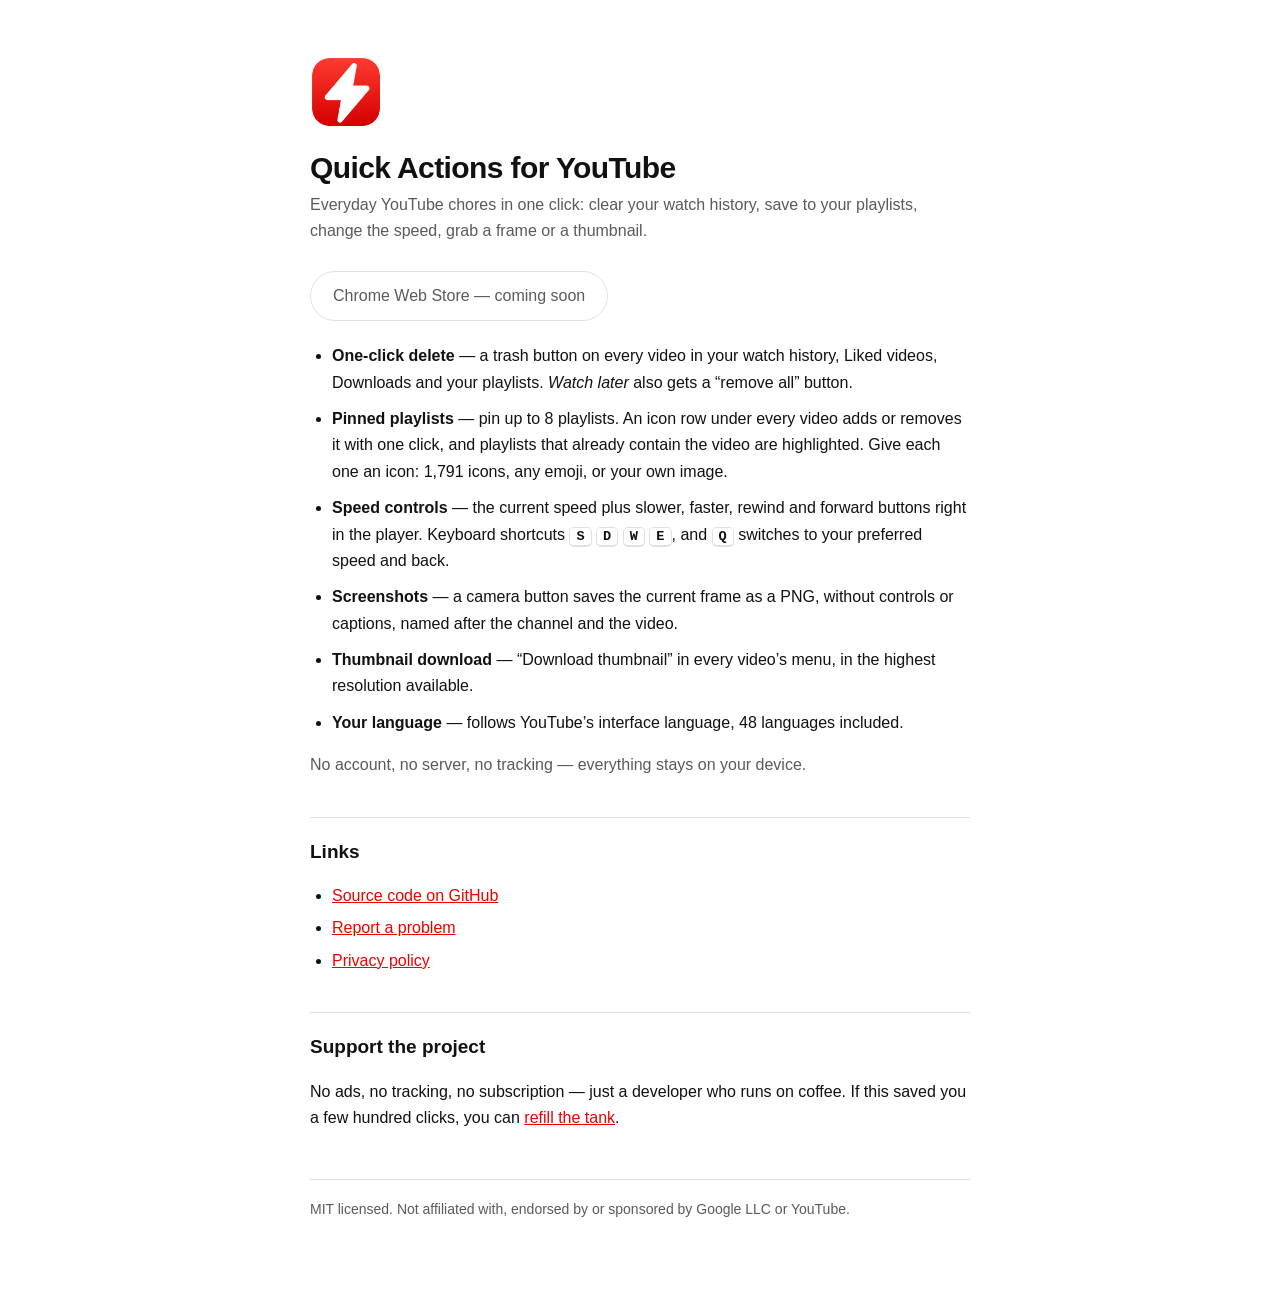
<file: docs/index.html>
<!doctype html><html lang="en"><head><meta charset="utf-8">
<meta name="viewport" content="width=device-width,initial-scale=1">
<title>Quick Actions for YouTube</title><link rel="icon" href="icon128.png">
<link rel="stylesheet" href="_style.css"></head><body><main>
<img class="logo" src="icon128.png" alt="">
<h1>Quick Actions for YouTube</h1>
<p class="sub">Everyday YouTube chores in one click: clear your watch history, save to your playlists, change the speed, grab a frame or a thumbnail.</p>
<p><span class="cta cta-soon">Chrome Web Store — coming soon</span></p>
<ul class="features">
  <li><strong>One-click delete</strong> — a trash button on every video in your watch history, Liked videos, Downloads and your playlists. <em>Watch later</em> also gets a “remove all” button.</li>
  <li><strong>Pinned playlists</strong> — pin up to 8 playlists. An icon row under every video adds or removes it with one click, and playlists that already contain the video are highlighted. Give each one an icon: 1,791 icons, any emoji, or your own image.</li>
  <li><strong>Speed controls</strong> — the current speed plus slower, faster, rewind and forward buttons right in the player. Keyboard shortcuts <kbd>S</kbd> <kbd>D</kbd> <kbd>W</kbd> <kbd>E</kbd>, and <kbd>Q</kbd> switches to your preferred speed and back.</li>
  <li><strong>Screenshots</strong> — a camera button saves the current frame as a PNG, without controls or captions, named after the channel and the video.</li>
  <li><strong>Thumbnail download</strong> — “Download thumbnail” in every video’s menu, in the highest resolution available.</li>
  <li><strong>Your language</strong> — follows YouTube’s interface language, 48 languages included.</li>
</ul>
<p class="sub">No account, no server, no tracking — everything stays on your device.</p>
<h2>Links</h2>
<ul>
  <li><a href="https://github.com/PapayaCodeLab/quick-actions-for-youtube">Source code on GitHub</a></li>
  <li><a href="https://github.com/PapayaCodeLab/quick-actions-for-youtube/issues">Report a problem</a></li>
  <li><a href="privacy.html">Privacy policy</a></li>
</ul>
<h2>Support the project</h2>
<p>No ads, no tracking, no subscription — just a developer who runs on coffee.
If this saved you a few hundred clicks, you can
<a href="https://buymeacoffee.com/papayacode">refill the tank</a>.</p>
<footer>MIT licensed. Not affiliated with, endorsed by or sponsored by Google LLC or YouTube.</footer>
</main></body></html>
</file>
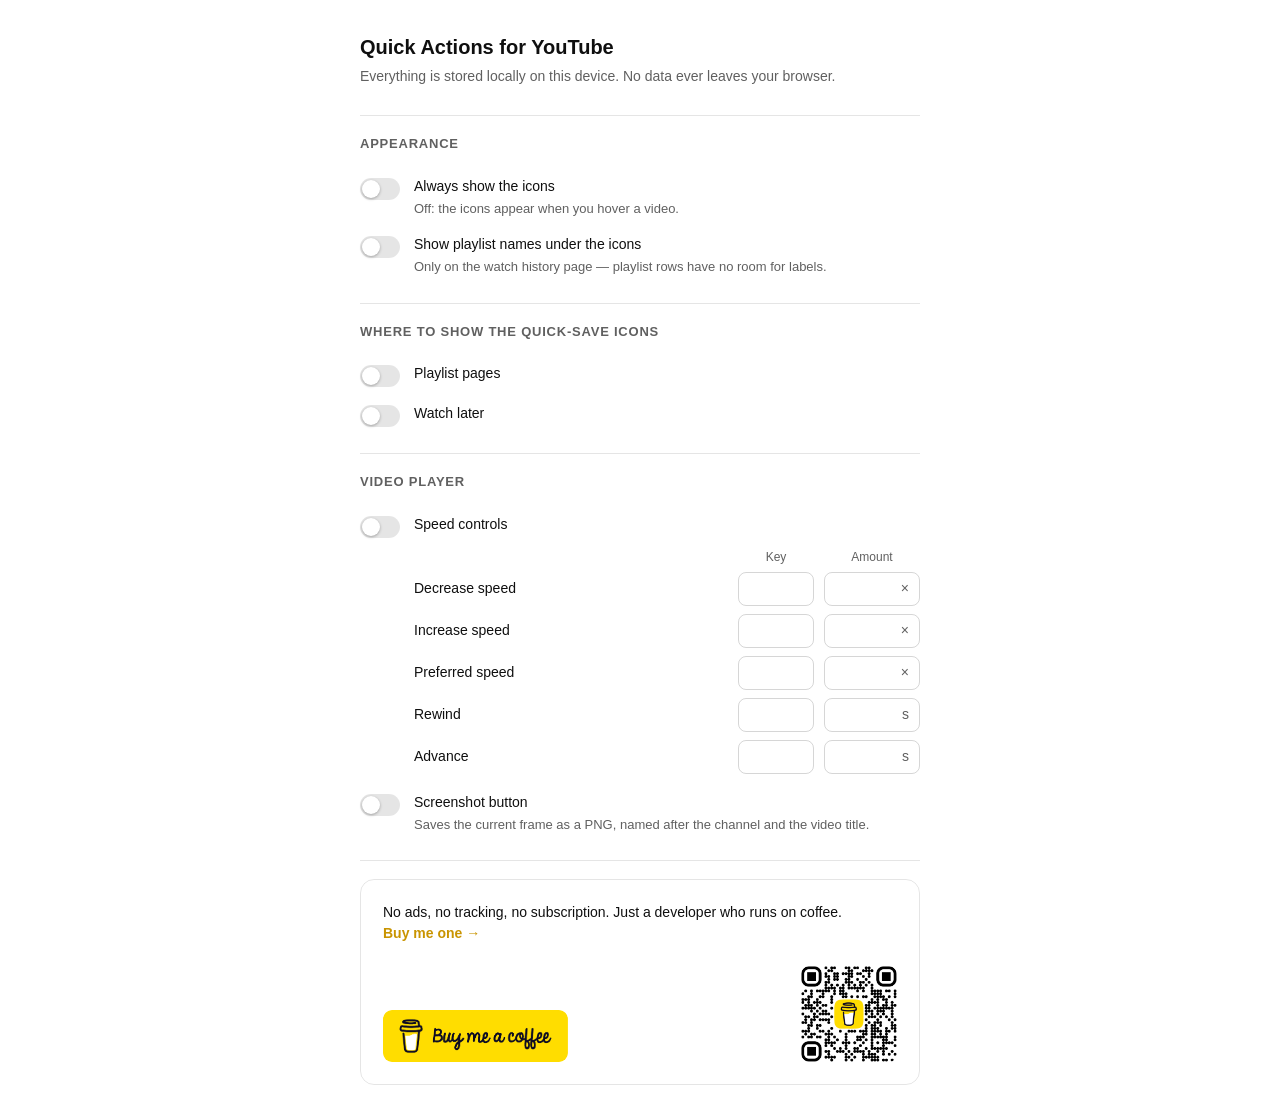
<file: options.html>
<!DOCTYPE html>
<html>
<head>
  <meta charset="utf-8">
  <title>Quick Actions for YouTube — Settings</title>
  <style>
    :root {
      color-scheme: light dark;
      --bg: #fff;
      --fg: #0f0f0f;
      --muted: #606060;
      --line: rgba(0, 0, 0, 0.1);
      --accent: #f00;
      --field: rgba(0, 0, 0, 0.16);
    }
    @media (prefers-color-scheme: dark) {
      :root {
        --bg: #0f0f0f;
        --fg: #f1f1f1;
        --muted: #aaa;
        --line: rgba(255, 255, 255, 0.15);
        --field: rgba(255, 255, 255, 0.22);
      }
    }
    body {
      margin: 0;
      padding: 32px 24px;
      background: var(--bg);
      color: var(--fg);
      font: 14px/1.5 'Roboto', 'Segoe UI', -apple-system, Arial, sans-serif;
    }
    main { max-width: 560px; margin: 0 auto; }
    h1 { font-size: 20px; margin: 0 0 4px; }
    .sub { color: var(--muted); margin: 0 0 28px; }
    section { border-top: 1px solid var(--line); padding: 18px 0; }
    h2 { font-size: 13px; text-transform: uppercase; letter-spacing: .06em;
         color: var(--muted); margin: 0 0 14px; }
    .row { display: flex; align-items: flex-start; gap: 14px; padding: 8px 0; }
    .row label { flex: 1; cursor: pointer; }
    .row .hint { display: block; color: var(--muted); font-size: 13px; margin-top: 2px; }
    input[type="checkbox"] {
      appearance: none; width: 40px; height: 22px; border-radius: 11px;
      background: var(--line); position: relative; cursor: pointer;
      flex: none; margin: 2px 0 0; transition: background .15s;
    }
    input[type="checkbox"]::after {
      content: ''; position: absolute; top: 2px; left: 2px;
      width: 18px; height: 18px; border-radius: 50%; background: var(--bg);
      box-shadow: 0 1px 3px rgba(0, 0, 0, .3); transition: transform .15s;
    }
    input[type="checkbox"]:checked { background: var(--accent); }
    input[type="checkbox"]:checked::after { transform: translateX(18px); }

    /* Shortcut table, indented to line up with the switch labels
       (40px switch + 14px gap). */
    .keys { display: grid; gap: 8px; margin: 2px 0 10px 54px; transition: opacity .15s; }
    .keys.off { opacity: .4; pointer-events: none; }
    .key-row { display: grid; grid-template-columns: 1fr 76px 96px; gap: 10px;
               align-items: center; }
    .key-head { color: var(--muted); font-size: 12px; margin-bottom: -2px; }
    .key-head span + span { text-align: center; }
    .keycap, .amount { box-sizing: border-box; height: 34px; border-radius: 8px;
                       border: 1px solid var(--field); background: transparent;
                       color: var(--fg); font: inherit; }
    .keycap { padding: 0 6px; font-weight: 600; cursor: pointer; }
    .keycap.empty { color: var(--muted); font-weight: 400; }
    .keycap.listening { border-color: var(--accent); color: var(--accent);
                        font-size: 12px; font-weight: 500; }
    .keycap:focus-visible, .amount:focus-within { border-color: var(--accent); outline: none; }
    .amount { display: flex; align-items: center; padding: 0 10px; cursor: text; }
    .amount input { flex: 1; min-width: 0; padding: 0; border: 0; background: none;
                    color: inherit; font: inherit; text-align: right; outline: none; }
    .amount .unit { margin-left: 4px; color: var(--muted); }
    /* The gap above this rule matches the one between the two sections:
       8px row padding + 18px section padding. */
    .tail { padding-top: 18px; border-top: 1px solid var(--line); }
    .stats { margin: 0 0 30px; font-size: 13.5px; color: var(--muted); }
    .stats b { color: var(--accent); font-weight: 600; }

    /* Banner and QR sit in one row with the same padding on all four sides. */
    .coffee { padding: 22px; border-radius: 14px; border: 1px solid var(--line); }
    .coffee .pitch { margin: 0; font-size: 14px; line-height: 1.5; }
    .coffee .pitch a { color: #c99400; font-weight: 600; text-decoration: none;
                       white-space: nowrap; }
    .coffee .pitch a:hover { text-decoration: underline; }
    /* Bottom-aligned: the QR is taller than the button, and the space it
       needs is free anyway — the text above it only fills the left half. */
    .coffee-row { display: flex; align-items: flex-end;
                  justify-content: space-between; gap: 20px; margin-top: 22px; }
    .bmc, .qr { display: block; line-height: 0; border-radius: 10px;
                transition: transform .12s, box-shadow .12s; }
    .bmc:hover, .qr:hover { transform: translateY(-1px);
                            box-shadow: 0 4px 14px rgba(255, 221, 0, .45); }
    .bmc img { display: block; height: 52px; width: auto; border-radius: 9px; }
    .qr img { display: block; height: 96px; width: 96px; border-radius: 8px; }
  </style>
</head>
<body>
  <main>
    <h1>Quick Actions for YouTube</h1>
    <p class="sub">Everything is stored locally on this device. No data ever leaves your browser.</p>

    <section>
      <h2>Appearance</h2>
      <div class="row">
        <input type="checkbox" id="alwaysShow">
        <label for="alwaysShow">Always show the icons
          <span class="hint">Off: the icons appear when you hover a video.</span>
        </label>
      </div>
      <div class="row">
        <input type="checkbox" id="showNames">
        <label for="showNames">Show playlist names under the icons
          <span class="hint">Only on the watch history page — playlist rows have no room for labels.</span>
        </label>
      </div>
    </section>

    <section>
      <h2>Where to show the quick-save icons</h2>
      <div class="row">
        <input type="checkbox" id="showOnPlaylists">
        <label for="showOnPlaylists">Playlist pages</label>
      </div>
      <div class="row">
        <input type="checkbox" id="showOnWatchLater">
        <label for="showOnWatchLater">Watch later</label>
      </div>
    </section>

    <section>
      <h2>Video player</h2>
      <div class="row">
        <input type="checkbox" id="speedControls">
        <label for="speedControls">Speed controls</label>
      </div>
      <div class="keys" id="keys">
        <div class="key-row key-head"><span></span><span>Key</span><span>Amount</span></div>
        <div class="key-row">
          <span>Decrease speed</span>
          <button type="button" class="keycap" data-act="slower"></button>
          <label class="amount"><input type="text" inputmode="decimal" data-act="slower"
            aria-label="Decrease speed amount"><span class="unit">×</span></label>
        </div>
        <div class="key-row">
          <span>Increase speed</span>
          <button type="button" class="keycap" data-act="faster"></button>
          <label class="amount"><input type="text" inputmode="decimal" data-act="faster"
            aria-label="Increase speed amount"><span class="unit">×</span></label>
        </div>
        <div class="key-row">
          <span>Preferred speed</span>
          <button type="button" class="keycap" data-act="preferred"></button>
          <label class="amount"><input type="text" inputmode="decimal" data-act="preferred"
            aria-label="Preferred speed"><span class="unit">×</span></label>
        </div>
        <div class="key-row">
          <span>Rewind</span>
          <button type="button" class="keycap" data-act="rewind"></button>
          <label class="amount"><input type="text" inputmode="decimal" data-act="rewind"
            aria-label="Rewind amount"><span class="unit">s</span></label>
        </div>
        <div class="key-row">
          <span>Advance</span>
          <button type="button" class="keycap" data-act="advance"></button>
          <label class="amount"><input type="text" inputmode="decimal" data-act="advance"
            aria-label="Advance amount"><span class="unit">s</span></label>
        </div>
      </div>
      <div class="row">
        <input type="checkbox" id="screenshotButton">
        <label for="screenshotButton">Screenshot button
          <span class="hint">Saves the current frame as a PNG, named after the channel and the video title.</span>
        </label>
      </div>
    </section>

    <div class="tail">
      <p class="stats" id="stats" hidden></p>

      <aside class="coffee">
        <p class="pitch">No ads, no tracking, no subscription. Just a developer
          who runs on coffee. <a href="https://buymeacoffee.com/papayacode" target="_blank" rel="noopener"
          >Buy me one →</a></p>
        <div class="coffee-row">
          <a class="bmc" href="https://buymeacoffee.com/papayacode" target="_blank" rel="noopener">
            <img src="assets/bmc-button.png" alt="Buy me a coffee">
          </a>
          <a class="qr" href="https://buymeacoffee.com/papayacode" target="_blank" rel="noopener">
            <img src="assets/bmc-qr.png" alt="Buy me a coffee — QR code">
          </a>
        </div>
      </aside>
    </div>
  </main>
  <script src="options.js"></script>
</body>
</html>
</file>
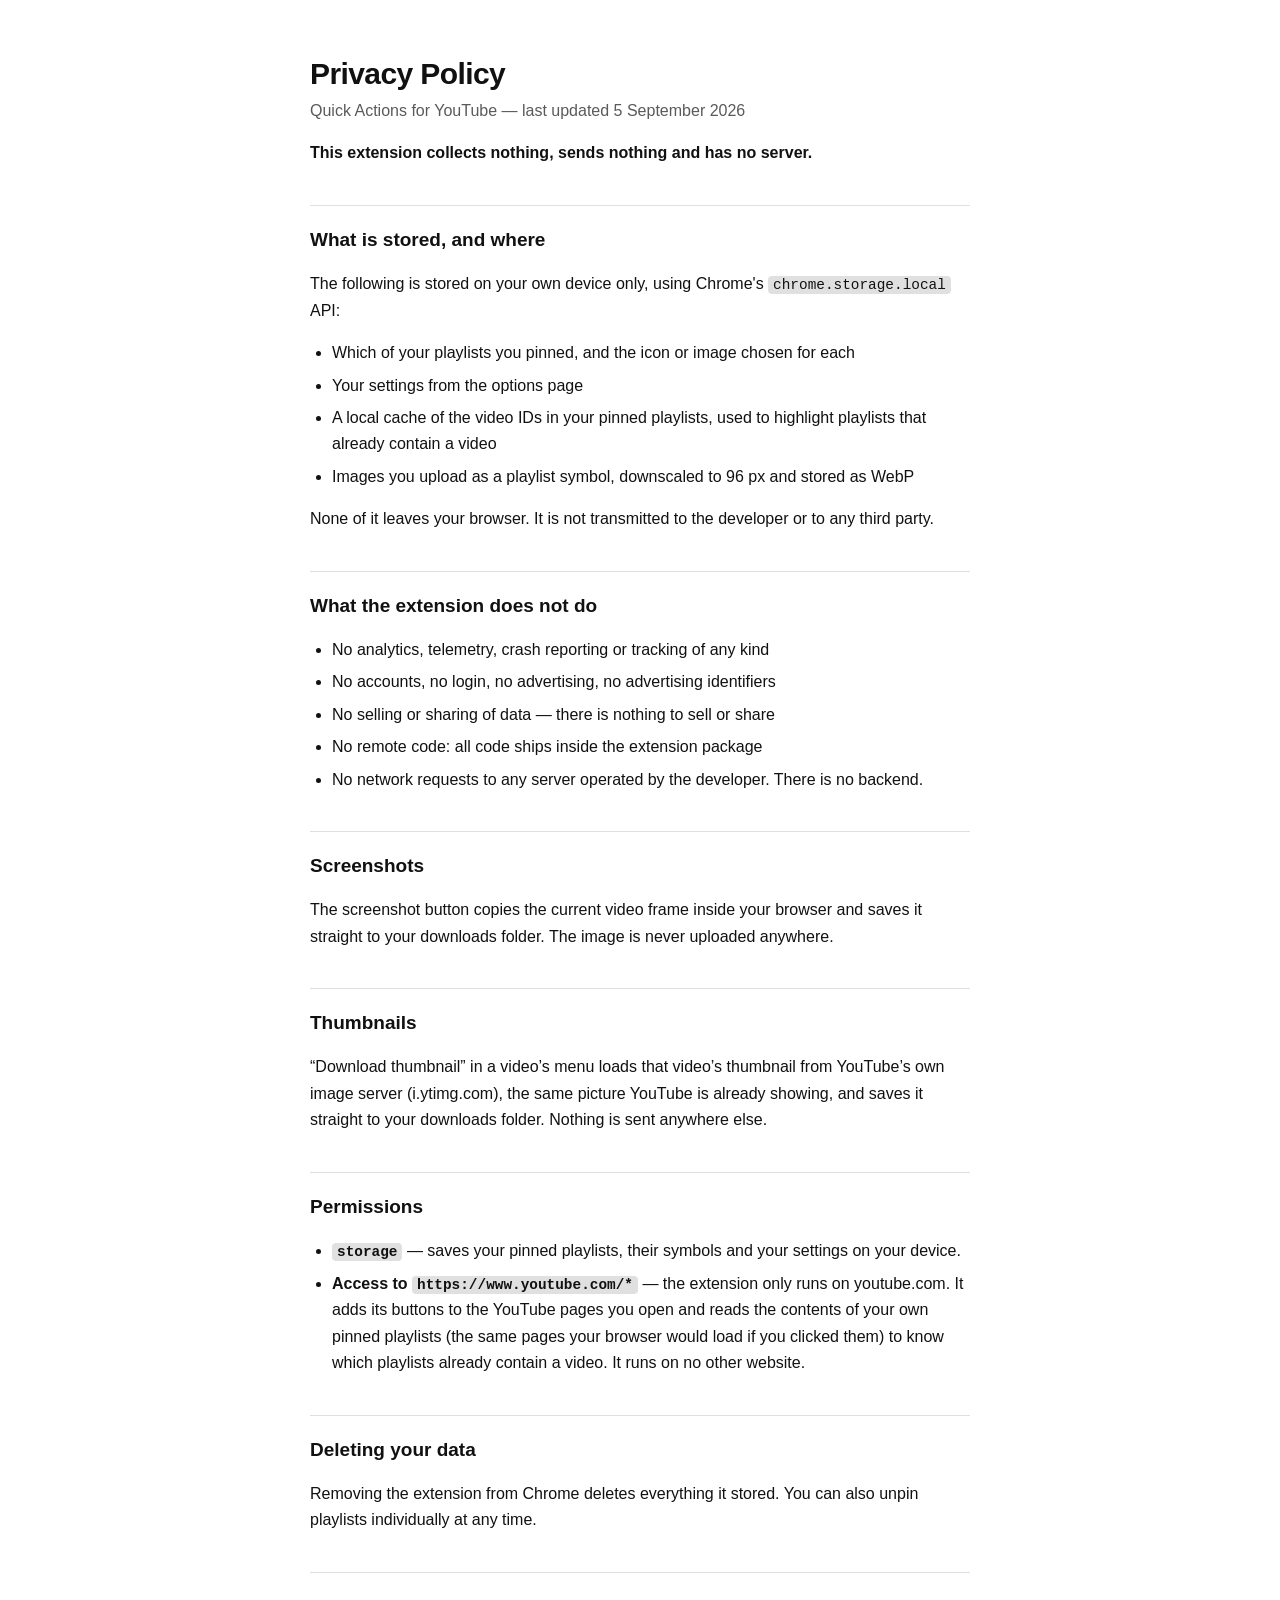
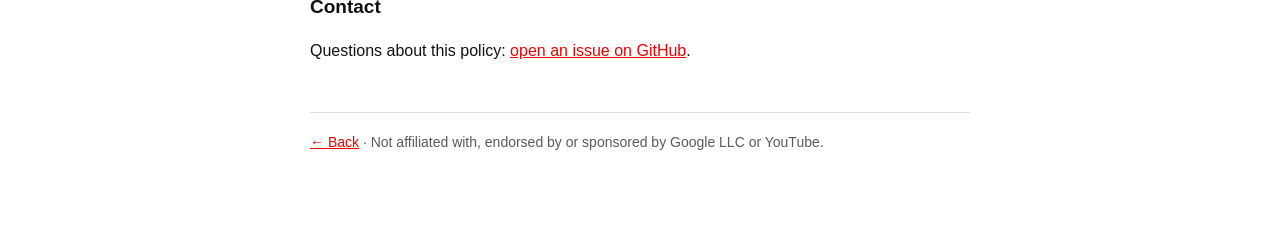
<file: docs/privacy.html>
<!doctype html><html lang="en"><head><meta charset="utf-8">
<meta name="viewport" content="width=device-width,initial-scale=1">
<title>Privacy Policy — Quick Actions for YouTube</title><link rel="icon" href="icon128.png">
<link rel="stylesheet" href="_style.css"></head><body><main>
<h1>Privacy Policy</h1>
<p class="sub">Quick Actions for YouTube — last updated 5 September 2026</p>
<p><strong>This extension collects nothing, sends nothing and has no server.</strong></p>

<h2>What is stored, and where</h2>
<p>The following is stored on your own device only, using Chrome's
<code>chrome.storage.local</code> API:</p>
<ul>
  <li>Which of your playlists you pinned, and the icon or image chosen for each</li>
  <li>Your settings from the options page</li>
  <li>A local cache of the video IDs in your pinned playlists, used to highlight
      playlists that already contain a video</li>
  <li>Images you upload as a playlist symbol, downscaled to 96&nbsp;px and stored as WebP</li>
</ul>
<p>None of it leaves your browser. It is not transmitted to the developer or to
any third party.</p>

<h2>What the extension does not do</h2>
<ul>
  <li>No analytics, telemetry, crash reporting or tracking of any kind</li>
  <li>No accounts, no login, no advertising, no advertising identifiers</li>
  <li>No selling or sharing of data — there is nothing to sell or share</li>
  <li>No remote code: all code ships inside the extension package</li>
  <li>No network requests to any server operated by the developer. There is no backend.</li>
</ul>

<h2>Screenshots</h2>
<p>The screenshot button copies the current video frame inside your browser
and saves it straight to your downloads folder. The image is never uploaded
anywhere.</p>

<h2>Thumbnails</h2>
<p>“Download thumbnail” in a video’s menu loads that video’s thumbnail from
YouTube’s own image server (i.ytimg.com), the same picture YouTube is already
showing, and saves it straight to your downloads folder. Nothing is sent
anywhere else.</p>

<h2>Permissions</h2>
<ul>
  <li><strong><code>storage</code></strong> — saves your pinned playlists, their
      symbols and your settings on your device.</li>
  <li><strong>Access to <code>https://www.youtube.com/*</code></strong> — the
      extension only runs on youtube.com. It adds its buttons to the YouTube
      pages you open and reads the contents of your own pinned playlists (the
      same pages your browser would load if you clicked them) to know which
      playlists already contain a video. It runs on no other website.</li>
</ul>

<h2>Deleting your data</h2>
<p>Removing the extension from Chrome deletes everything it stored. You can also
unpin playlists individually at any time.</p>

<h2>Contact</h2>
<p>Questions about this policy:
<a href="https://github.com/PapayaCodeLab/quick-actions-for-youtube/issues">open an issue on GitHub</a>.</p>

<footer><a href="index.html">← Back</a> · Not affiliated with, endorsed by or
sponsored by Google LLC or YouTube.</footer>
</main></body></html>
</file>
<file: docs/_style.css>
:root{color-scheme:light dark;--bg:#fff;--fg:#111;--muted:#5a5a5a;--line:rgba(0,0,0,.12);--accent:#e00}
@media (prefers-color-scheme:dark){:root{--bg:#0f0f0f;--fg:#eee;--muted:#a0a0a0;--line:rgba(255,255,255,.15);--accent:#ff3b30}}
*{box-sizing:border-box}
body{margin:0;padding:56px 20px 80px;background:var(--bg);color:var(--fg);
  font:16px/1.65 -apple-system,'Segoe UI',Roboto,Helvetica,Arial,sans-serif}
main{max-width:660px;margin:0 auto}
img.logo{width:72px;height:72px;display:block;margin-bottom:22px}
h1{font-size:30px;line-height:1.2;letter-spacing:-.02em;margin:0 0 6px}
h2{font-size:19px;margin:38px 0 10px;padding-top:18px;border-top:1px solid var(--line)}
.sub{color:var(--muted);margin:0 0 8px}
ul{padding-left:22px}li{margin:6px 0}
a{color:var(--accent)}
code{background:var(--line);padding:1px 5px;border-radius:4px;font-size:.9em}
footer{margin-top:48px;padding-top:18px;border-top:1px solid var(--line);color:var(--muted);font-size:14px}

/* "Add to Chrome" — a filled pill once the store link exists, an outline until then */
.cta{display:inline-block;margin:10px 0 6px;padding:11px 22px;border-radius:999px;
  background:var(--accent);color:#fff;font-weight:600;text-decoration:none}
.cta:hover{filter:brightness(1.08)}
.cta-soon{background:transparent;color:var(--muted);border:1px solid var(--line);font-weight:500}
ul.features li{margin:10px 0}
kbd{font:600 .85em ui-monospace,SFMono-Regular,Menlo,monospace;padding:1px 6px;
  border:1px solid var(--line);border-bottom-width:2px;border-radius:5px}
</file>
